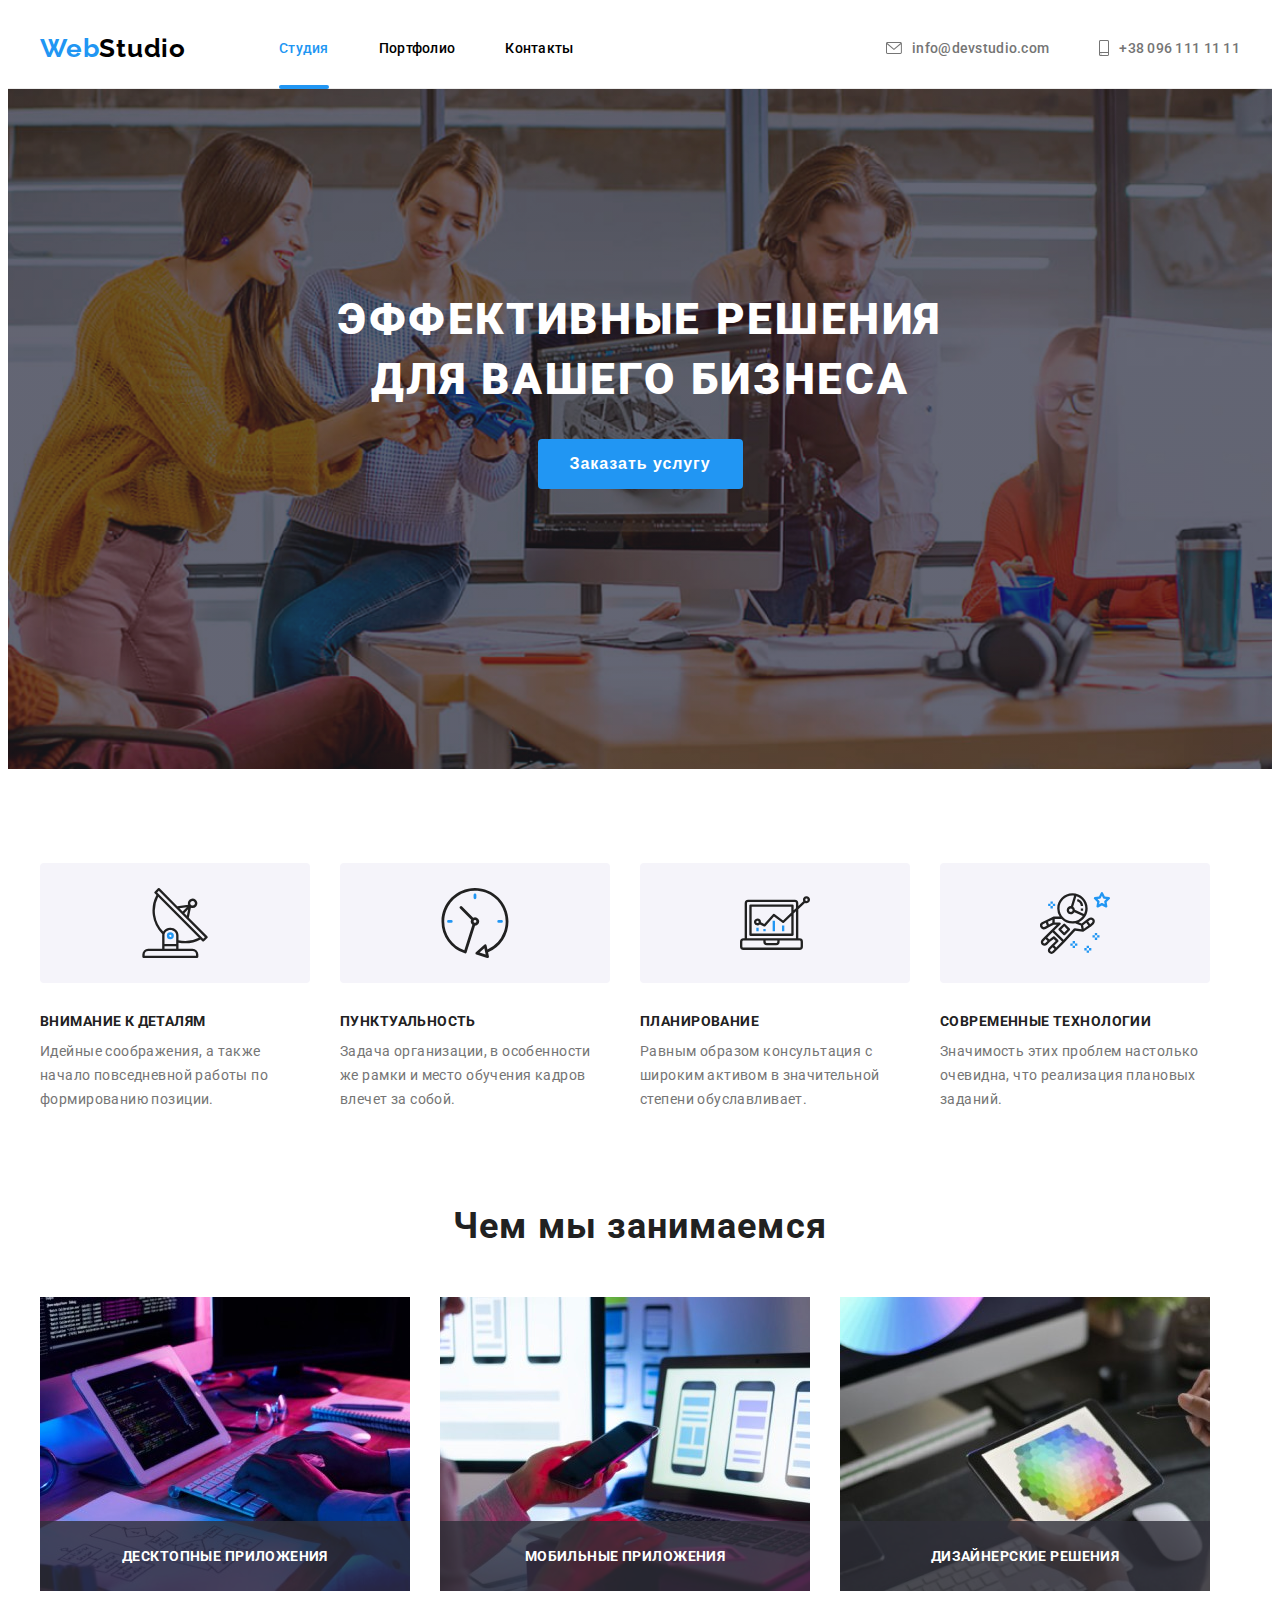
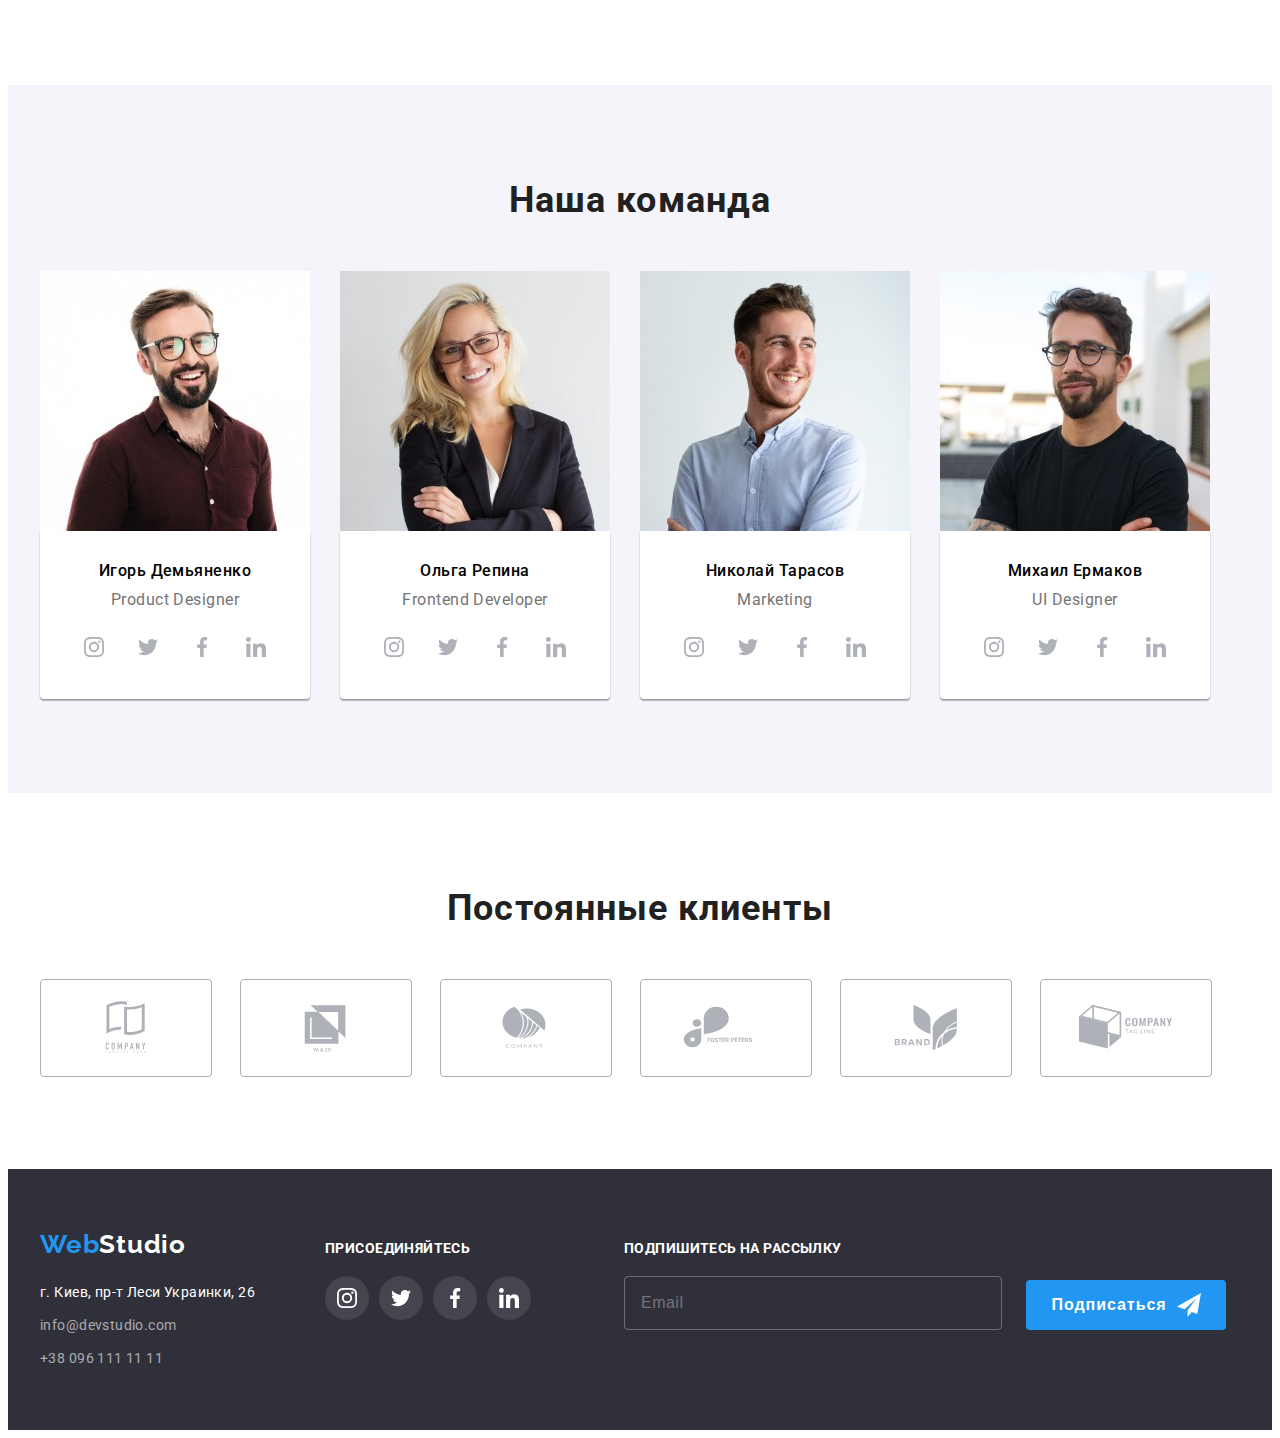
<file: index.html>
<!DOCTYPE html>
<html lang="ru">
  <head>
    <meta charset="UTF-8" />
    <meta http-equiv="X-UA-Compatible" content="IE=edge" />
    <meta name="viewport" content="width=device-width, initial-scale=1.0" />
    <title>WebStudio</title>
    <link rel="preconnect" href="https://fonts.googleapis.com" />
    <link rel="preconnect" href="https://fonts.gstatic.com" crossorigin />
    <link
      href="https://fonts.googleapis.com/css2?family=Raleway:wght@700&family=Roboto:wght@400;500;700;900&display=swap"
      rel="stylesheet"
    />
    <link
      rel="stylesheet"
      href="https://cdnjs.cloudflare.com/ajax/libs/modern-normalize/1.1.0/modern-normalize.min.css"
      integrity="sha512-wpPYUAdjBVSE4KJnH1VR1HeZfpl1ub8YT/NKx4PuQ5NmX2tKuGu6U/JRp5y+Y8XG2tV+wKQpNHVUX03MfMFn9Q=="
      crossorigin="anonymous"
      referrerpolicy="no-referrer"
    />
    <link rel="stylesheet" href="./css/main.min.css" />
  </head>
  <body>
    <header class="header">
      <div class="container header__container">
        <a href="./index.html" lang="en" class="logo logo--indent"
          ><span class="logo__particle">Web</span>Studio</a
        >
        <nav class="header__nav">
          <button class="header__mob-menu-btn" type="button" data-menu-open>
            <svg class="header__mob-svg">
              <use href="./photo/svg/icons.svg#mobile-nav-icon"></use>
            </svg>
          </button>
          <ul class="header__menu">
            <li class="header__item">
              <a class="header__link header__link--active" href="./index.html">Студия</a>
            </li>
            <li class="header__item">
              <a class="header__link" href="./portfolio.html">Портфолио</a>
            </li>
            <li class="header__item">
              <a class="header__link" href="">Контакты</a>
            </li>
          </ul>
        </nav>

        <ul class="contacts">
          <li>
            <a class="contacts__link" href="mailto:info@devstudio.com">
              <svg class="contacts__icon" width="16" height="12">
                <use href="./photo/svg/icons.svg#envelope"></use>
              </svg>
              info@devstudio.com
            </a>
          </li>
          <li>
            <a class="contacts__link" href="tel:+380961111111"
              ><svg class="contacts__icon" width="10" height="16">
                <use href="./photo/svg/icons.svg#smartphone"></use>
              </svg>
              +38 096 111 11 11</a
            >
          </li>
        </ul>
      </div>
    </header>

    <main>
      <!-- Сервис бизнес возможностей -->
      <section class="hero section">
        <div class="container">
          <h1 class="hero__headline">Эффективные решения для вашего бизнеса</h1>
          <button class="hero__button" type="button" data-modal-open>Заказать услугу</button>
        </div>
      </section>
      <!-- Наши преимущества -->
      <section class="strengths-group section">
        <div class="container">
          <ul class="strengths-group__list">
            <li class="strengths-group__item">
              <div class="strengths-group__icon">
                <svg class="strengths-icon"><use href="./photo/svg/icons.svg#antenna"></use></svg>
              </div>
              <h3 class="strengths-group__headline">Внимание к деталям</h3>
              <p class="strengths-group__subtext">
                Идейные соображения, а также начало повседневной работы по формированию позиции.
              </p>
            </li>
            <li class="strengths-group__item">
              <div class="strengths-group__icon">
                <svg class="strengths-icon"><use href="./photo/svg/icons.svg#clock"></use></svg>
              </div>
              <h3 class="strengths-group__headline">Пунктуальность</h3>
              <p class="strengths-group__subtext">
                Задача организации, в особенности же рамки и место обучения кадров влечет за собой.
              </p>
            </li>
            <li class="strengths-group__item">
              <div class="strengths-group__icon">
                <svg class="strengths-icon"><use href="./photo/svg/icons.svg#diagram"></use></svg>
              </div>
              <h3 class="strengths-group__headline">Планирование</h3>
              <p class="strengths-group__subtext">
                Равным образом консультация с широким активом в значительной степени обуславливает.
              </p>
            </li>
            <li class="strengths-group__item">
              <div class="strengths-group__icon">
                <svg class="strengths-icon"><use href="./photo/svg/icons.svg#astronaut"></use></svg>
              </div>
              <h3 class="strengths-group__headline">Современные технологии</h3>
              <p class="strengths-group__subtext">
                Значимость этих проблем настолько очевидна, что реализация плановых заданий.
              </p>
            </li>
          </ul>
        </div>
      </section>
      <!-- Чем мы занимаемся -->
      <section class="task-section section">
        <div class="container">
          <h2 class="headline">Чем мы занимаемся</h2>
          <ul class="task-section__list">
            <li class="task-section__item">
              <img
                class="task-section__img"
                srcset="
                  ./photo/task-section/img-1@1x_lg.jpg 1x,
                  ./photo/task-section/img-1@2x_lg.jpg 2x
                "
                width="370"
                height="290"
                src="./photo/task-section/img-1@1x_lg.jpg"
                alt="Разработчик пишет код"
              />
              <div class="task-section__wrapper">
                <h3 class="task-section__text">Десктопные приложения</h3>
              </div>
            </li>
            <li class="task-section__item">
              <img
                class="task-section__img"
                srcset="
                  ./photo/task-section/img-2@1x_lg.jpg 1x,
                  ./photo/task-section/img-2@2x_lg.jpg 2x
                "
                width="370"
                height="290"
                src="./photo/task-section/img-2@1x_lg.jpg"
                alt="Человек держит телефон в руке смотря в ноутбук с фотографиями телефонов"
              />
              <div class="task-section__wrapper">
                <h3 class="task-section__text">Мобильные приложения</h3>
              </div>
            </li>
            <li class="task-section__item">
              <img
                class="task-section__img"
                srcset="
                  ./photo/task-section/img-3@1x_lg.jpg 1x,
                  ./photo/task-section/img-3@2x_lg.jpg 2x
                "
                width="370"
                height="290"
                src="./photo/task-section/img-3@1x_lg.jpg"
                alt="Человек выбирает цвет на планшете"
              />
              <div class="task-section__wrapper">
                <h3 class="task-section__text">Дизайнерские решения</h3>
              </div>
            </li>
          </ul>
        </div>
      </section>

      <!--  Наша команда -->
      <section class="teammates section">
        <div class="container">
          <h2 class="headline">Наша команда</h2>
          <ul class="teammates__list">
            <li class="teammates__item">
              <picture
                ><source
                  media="(min-width:1200px )"
                  srcset="./photo/team/img-1@1x_lg.jpg 1x, ./photo/team/img-1@2x_lg.jpg 2x" />
                <source
                  media="(min-width:768px )"
                  srcset="./photo/team/img-1@1x_md.jpg 1x, ./photo/team/img-1@2x_md.jpg 2x" />
                <source
                  media="(max-width:767px)"
                  srcset="./photo/team/img-1@1x_sm.jpg 1x, ./photo/team/img-1@2x_sm.jpg 2x" />
                <img
                  class="teammates__img"
                  src="./photo/team/img-1@1x_lg.jpg"
                  alt="Участник команды, мужчина"
              /></picture>

              <div class="teammates__decription">
                <h3 class="teammates__name">Игорь Демьяненко</h3>
                <p class="teammates__text" lang="en">Product Designer</p>
                <ul class="teammates__networks">
                  <li class="teammates__item-network">
                    <a href="" class="teammates__link">
                      <svg class="teammates__svg">
                        <use href="./photo/svg/icons.svg#instagram"></use>
                      </svg>
                    </a>
                  </li>
                  <li class="teammates__item-network">
                    <a href="" class="teammates__link">
                      <svg class="teammates__svg">
                        <use href="./photo/svg/icons.svg#twitter"></use>
                      </svg>
                    </a>
                  </li>
                  <li class="teammates__item-network">
                    <a href="" class="teammates__link">
                      <svg class="teammates__svg">
                        <use href="./photo/svg/icons.svg#facebook"></use>
                      </svg>
                    </a>
                  </li>
                  <li class="teammates__item-network">
                    <a href="" class="teammates__link">
                      <svg class="teammates__svg">
                        <use href="./photo/svg/icons.svg#linkedin"></use>
                      </svg>
                    </a>
                  </li>
                </ul>
              </div>
            </li>
            <li class="teammates__item">
              <picture
                ><source
                  media="(min-width:1200px )"
                  srcset="./photo/team/img-2@1x_lg.jpg 1x, ./photo/team/img-2@2x_lg.jpg 2x" />
                <source
                  media="(min-width:768px )"
                  srcset="./photo/team/img-2@1x_md.jpg 1x, ./photo/team/img-2@2x_md.jpg 2x" />
                <source
                  media="(max-width:767px)"
                  srcset="./photo/team/img-2@1x_sm.jpg 1x, ./photo/team/img-2@2x_sm.jpg 2x" />
                <img
                  class="teammates__img"
                  src="./photo/team/img-2@1x_lg.jpg"
                  alt="Участник команды, женщина"
              /></picture>

              <div class="teammates__decription">
                <h3 class="teammates__name">Ольга Репина</h3>
                <p class="teammates__text" lang="en">Frontend Developer</p>
                <ul class="teammates__networks">
                  <li class="teammates__item-network">
                    <a href="" class="teammates__link">
                      <svg class="teammates__svg">
                        <use href="./photo/svg/icons.svg#instagram"></use>
                      </svg>
                    </a>
                  </li>
                  <li class="teammates__item-network">
                    <a href="" class="teammates__link">
                      <svg class="teammates__svg">
                        <use href="./photo/svg/icons.svg#twitter"></use>
                      </svg>
                    </a>
                  </li>
                  <li class="teammates__item-network">
                    <a href="" class="teammates__link">
                      <svg class="teammates__svg">
                        <use href="./photo/svg/icons.svg#facebook"></use>
                      </svg>
                    </a>
                  </li>
                  <li class="teammates__item-network">
                    <a href="" class="teammates__link">
                      <svg class="teammates__svg">
                        <use href="./photo/svg/icons.svg#linkedin"></use>
                      </svg>
                    </a>
                  </li>
                </ul>
              </div>
            </li>
            <li class="teammates__item">
              <picture
                ><source
                  media="(min-width:1200px )"
                  srcset="./photo/team/img-3@1x_lg.jpg 1x, ./photo/team/img-3@2x_lg.jpg 2x" />
                <source
                  media="(min-width:768px )"
                  srcset="./photo/team/img-3@1x_md.jpg 1x, ./photo/team/img-3@2x_md.jpg 2x" />
                <source
                  media="(max-width:767px)"
                  srcset="./photo/team/img-3@1x_sm.jpg 1x, ./photo/team/img-3@2x_sm.jpg 2x" />
                <img
                  class="teammates__img"
                  src="./photo/team/img-3@1x_lg.jpg"
                  alt="Участник команды, мужчина"
              /></picture>

              <div class="teammates__decription">
                <h3 class="teammates__name">Николай Тарасов</h3>
                <p class="teammates__text" lang="en">Marketing</p>
                <ul class="teammates__networks">
                  <li class="teammates__item-network">
                    <a href="" class="teammates__link">
                      <svg class="teammates__svg">
                        <use href="./photo/svg/icons.svg#instagram"></use>
                      </svg>
                    </a>
                  </li>
                  <li class="teammates__item-network">
                    <a href="" class="teammates__link">
                      <svg class="teammates__svg">
                        <use href="./photo/svg/icons.svg#twitter"></use>
                      </svg>
                    </a>
                  </li>
                  <li class="teammates__item-network">
                    <a href="" class="teammates__link">
                      <svg class="teammates__svg">
                        <use href="./photo/svg/icons.svg#facebook"></use>
                      </svg>
                    </a>
                  </li>
                  <li class="teammates__item-network">
                    <a href="" class="teammates__link">
                      <svg class="teammates__svg">
                        <use href="./photo/svg/icons.svg#linkedin"></use>
                      </svg>
                    </a>
                  </li>
                </ul>
              </div>
            </li>
            <li class="teammates__item">
              <picture
                ><source
                  media="(min-width:1200px )"
                  srcset="./photo/team/img-4@1x_lg.jpg 1x, ./photo/team/img-4@2x_lg.jpg 2x" />
                <source
                  media="(min-width:768px )"
                  srcset="./photo/team/img-4@1x_md.jpg 1x, ./photo/team/img-4@2x_md.jpg 2x" />
                <source
                  media="(max-width:767px)"
                  srcset="./photo/team/img-4@1x_sm.jpg 1x, ./photo/team/img-4@2x_sm.jpg 2x" />
                <img
                  class="teammates__img"
                  src="./photo/team/img-4@1x_lg.jpg"
                  alt="Участник команды, мужчина"
              /></picture>

              <div class="teammates__decription">
                <h3 class="teammates__name">Михаил Ермаков</h3>
                <p class="teammates__text" lang="en">UI Designer</p>
                <ul class="teammates__networks">
                  <li class="teammates__item-network">
                    <a href="" class="teammates__link">
                      <svg class="teammates__svg">
                        <use href="./photo/svg/icons.svg#instagram"></use>
                      </svg>
                    </a>
                  </li>
                  <li class="teammates__item-network">
                    <a href="" class="teammates__link">
                      <svg class="teammates__svg">
                        <use href="./photo/svg/icons.svg#twitter"></use>
                      </svg>
                    </a>
                  </li>
                  <li class="teammates__item-network">
                    <a href="" class="teammates__link">
                      <svg class="teammates__svg">
                        <use href="./photo/svg/icons.svg#facebook"></use>
                      </svg>
                    </a>
                  </li>
                  <li class="teammates__item-network">
                    <a href="" class="teammates__link">
                      <svg class="teammates__svg">
                        <use href="./photo/svg/icons.svg#linkedin"></use>
                      </svg>
                    </a>
                  </li>
                </ul>
              </div>
            </li>
          </ul>
        </div>
      </section>
      <section class="regular-custm section">
        <div class="container">
          <h2 class="headline">Постоянные клиенты</h2>
          <ul class="regular-custm__logos">
            <li class="regular-custm__logos-item">
              <a href="" class="regular-custm__logos-link"
                ><svg class="regular-custm__logos-svg">
                  <use href="./photo/svg/icons.svg#logo-1"></use></svg
              ></a>
            </li>
            <li class="regular-custm__logos-item">
              <a href="" class="regular-custm__logos-link">
                <svg class="regular-custm__logos-svg">
                  <use href="./photo/svg/icons.svg#logo-2"></use></svg
              ></a>
            </li>
            <li class="regular-custm__logos-item">
              <a href="" class="regular-custm__logos-link">
                <svg class="regular-custm__logos-svg">
                  <use href="./photo/svg/icons.svg#logo-3"></use></svg
              ></a>
            </li>
            <li class="regular-custm__logos-item">
              <a href="" class="regular-custm__logos-link">
                <svg class="regular-custm__logos-svg">
                  <use href="./photo/svg/icons.svg#logo-4"></use></svg
              ></a>
            </li>
            <li class="regular-custm__logos-item">
              <a href="" class="regular-custm__logos-link">
                <svg class="regular-custm__logos-svg">
                  <use href="./photo/svg/icons.svg#logo-5"></use></svg
              ></a>
            </li>
            <li class="regular-custm__logos-item">
              <a href="" class="regular-custm__logos-link">
                <svg class="regular-custm__logos-svg">
                  <use href="./photo/svg/icons.svg#logo-6"></use></svg
              ></a>
            </li>
          </ul>
        </div>
      </section>
    </main>
    <footer class="footer">
      <div class="container footer__container">
        <div class="footer__tablet-container">
          <div class="address-container">
            <a href="./index.html" lang="en" class="logo footer__logo">
              <span class="footer__logo footer__logo--blue-part">Web</span>Studio
            </a>

            <address class="footer__info">
              <p class="footer__location">г. Киев, пр-т Леси Украинки, 26</p>
              <ul class="footer__contacts">
                <li class="footer__mail">
                  <a class="footer__link" href="mailto:info@devstudio.com">info@devstudio.com </a>
                </li>
                <li>
                  <a class="footer__link" href="tel:+380961111111">+38 096 111 11 11</a>
                </li>
              </ul>
            </address>
          </div>

          <div class="footer__wrap-networks">
            <h2 class="footer__title">присоединяйтесь</h2>
            <ul class="footer__networks">
              <li>
                <a class="footer__links" href=""
                  ><svg class="footer__svg">
                    <use href="./photo/svg/icons.svg#instagram"></use></svg
                ></a>
              </li>
              <li>
                <a class="footer__links" href=""
                  ><svg class="footer__svg">
                    <use href="./photo/svg/icons.svg#twitter"></use></svg
                ></a>
              </li>
              <li>
                <a class="footer__links" href=""
                  ><svg class="footer__svg">
                    <use href="./photo/svg/icons.svg#facebook"></use></svg
                ></a>
              </li>
              <li>
                <a class="footer__links" href=""
                  ><svg class="footer__svg">
                    <use href="./photo/svg/icons.svg#linkedin"></use></svg
                ></a>
              </li>
            </ul>
          </div>
        </div>

        <form class="footer__form">
          <div>
            <strong class="footer__title">Подпишитесь на рассылку</strong>
            <input class="footer__input" name="email" type="email" placeholder="Email" />
          </div>
          <button class="footer__btn" type="submit">
            <span class="footer__text">Подписаться</span
            ><svg class="footer__icon">
              <use href="./photo/svg/icons.svg#icon-send"></use>
            </svg>
          </button>
        </form>
      </div>
    </footer>

    <!-- Mobile menu header -->
    <div class="mobile-menu" data-menu>
      <!-- mob menu nav -->
      <button class="mobile-menu__close-btn" type="button" data-menu-close>
        <svg class="mobile-menu__close-svg">
          <use href="./photo/svg/icons.svg#close-mobile"></use>
        </svg>
      </button>

      <ul class="mobile-menu__nav">
        <li class="mobile-menu__items-nav">
          <a href="./index.html" class="mobile-menu__links-nav mobile-menu__links-nav--active"
            >Студия</a
          >
        </li>
        <li class="mobile-menu__items-nav">
          <a href="./portfolio.html" class="mobile-menu__links-nav">Портфолио</a>
        </li>
        <li class="mobile-menu__items-nav">
          <a href="" class="mobile-menu__links-nav">Контакты </a>
        </li>
      </ul>
      <div>
        <!-- mob menu contacts -->
        <ul class="mobile-menu__contacts">
          <li class="mobile-menu__items-contacts">
            <a
              href="tel:+380961111111"
              class="mobile-menu__links-contacts mobile-menu__links-contacts--phone"
              >+38 096 111 11 11</a
            >
          </li>
          <li class="mobile-menu__items-contacts">
            <a
              href="mailto:info@devstudio.com"
              class="mobile-menu__links-contacts mobile-menu__links-contacts--email"
              >info@devstudio.com</a
            >
          </li>
        </ul>
        <!-- mob menu networks -->
        <ul class="mobile-menu__networks">
          <li class="mobile-menu__items-networks">
            <a href="" class="mobile-menu__links-networks">Instagram</a>
          </li>
          <li class="mobile-menu__items-networks">
            <a href="" class="mobile-menu__links-networks">Twitter </a>
          </li>
          <li class="mobile-menu__items-networks">
            <a href="" class="mobile-menu__links-networks">Facebook </a>
          </li>
          <li class="mobile-menu__items-networks">
            <a href="" class="mobile-menu__links-networks">LinkedIn </a>
          </li>
        </ul>
      </div>
    </div>
    <!-- MODAL WINDOW -->
    <div class="backdrop is-hidden" data-modal>
      <div class="modal">
        <button class="modal__btn-close" type="button" data-modal-close>
          <svg class="modal__icon">
            <use href="./photo/svg/icons.svg#close-btn-modal"></use>
          </svg>
        </button>

        <form class="modal__form" name="form">
          <strong class="modal__strong">Оставьте свои данные, мы вам перезвоним</strong>

          <label class="modal__labels"
            ><input name="name" class="modal__inputs" type="text" placeholder=" " /><span
              class="modal__titles"
              >Имя</span
            >
            <svg class="modal__icons">
              <use href="./photo/svg/icons.svg#username-form"></use></svg
          ></label>
          <label class="modal__labels"
            ><input
              name="tel"
              class="modal__inputs"
              type="tel"
              minlength="12"
              maxlength="12"
              placeholder=" " /><span class="modal__titles">Телефон</span>
            <svg class="modal__icons">
              <use href="./photo/svg/icons.svg#phone-form"></use></svg
          ></label>
          <label class="modal__labels"
            ><input name="email" class="modal__inputs" type="email" placeholder=" " /><span
              class="modal__titles"
              >Почта</span
            >
            <svg class="modal__icons">
              <use href="./photo/svg/icons.svg#email-form"></use></svg
          ></label>
          <label class="modal__labels modal__labels--comment">
            <textarea name="comment" class="modal__text-area" placeholder="Введите текст"></textarea
            ><span class="modal__titles modal__titles--comment">Комментарий</span>
          </label>

          <label class="modal__labels modal__labels--terms">
            <input class="modal__checkbox-orig" type="checkbox" name="agreement-terms-check" />
            <svg class="modal__terms-checkbox">
              <use class="modal__uncheck" href="./photo/svg/icons.svg#form-box-uncheck"></use>
              <use class="modal__check" href="./photo/svg/icons.svg#icon-check"></use>
            </svg>
            <span class="modal__terms"
              >Соглашаюсь с рассылкой и принимаю
              <a class="modal__terms-of-agreement" href=""> Условия договора</a>
            </span>
          </label>
          <button class="modal__submit" type="submit">Отправить</button>
        </form>
      </div>
    </div>
    <script src="./scripts/modal.js"></script>
    <script src="./scripts/mobile-menu.js"></script>
  </body>
</html>
</file>
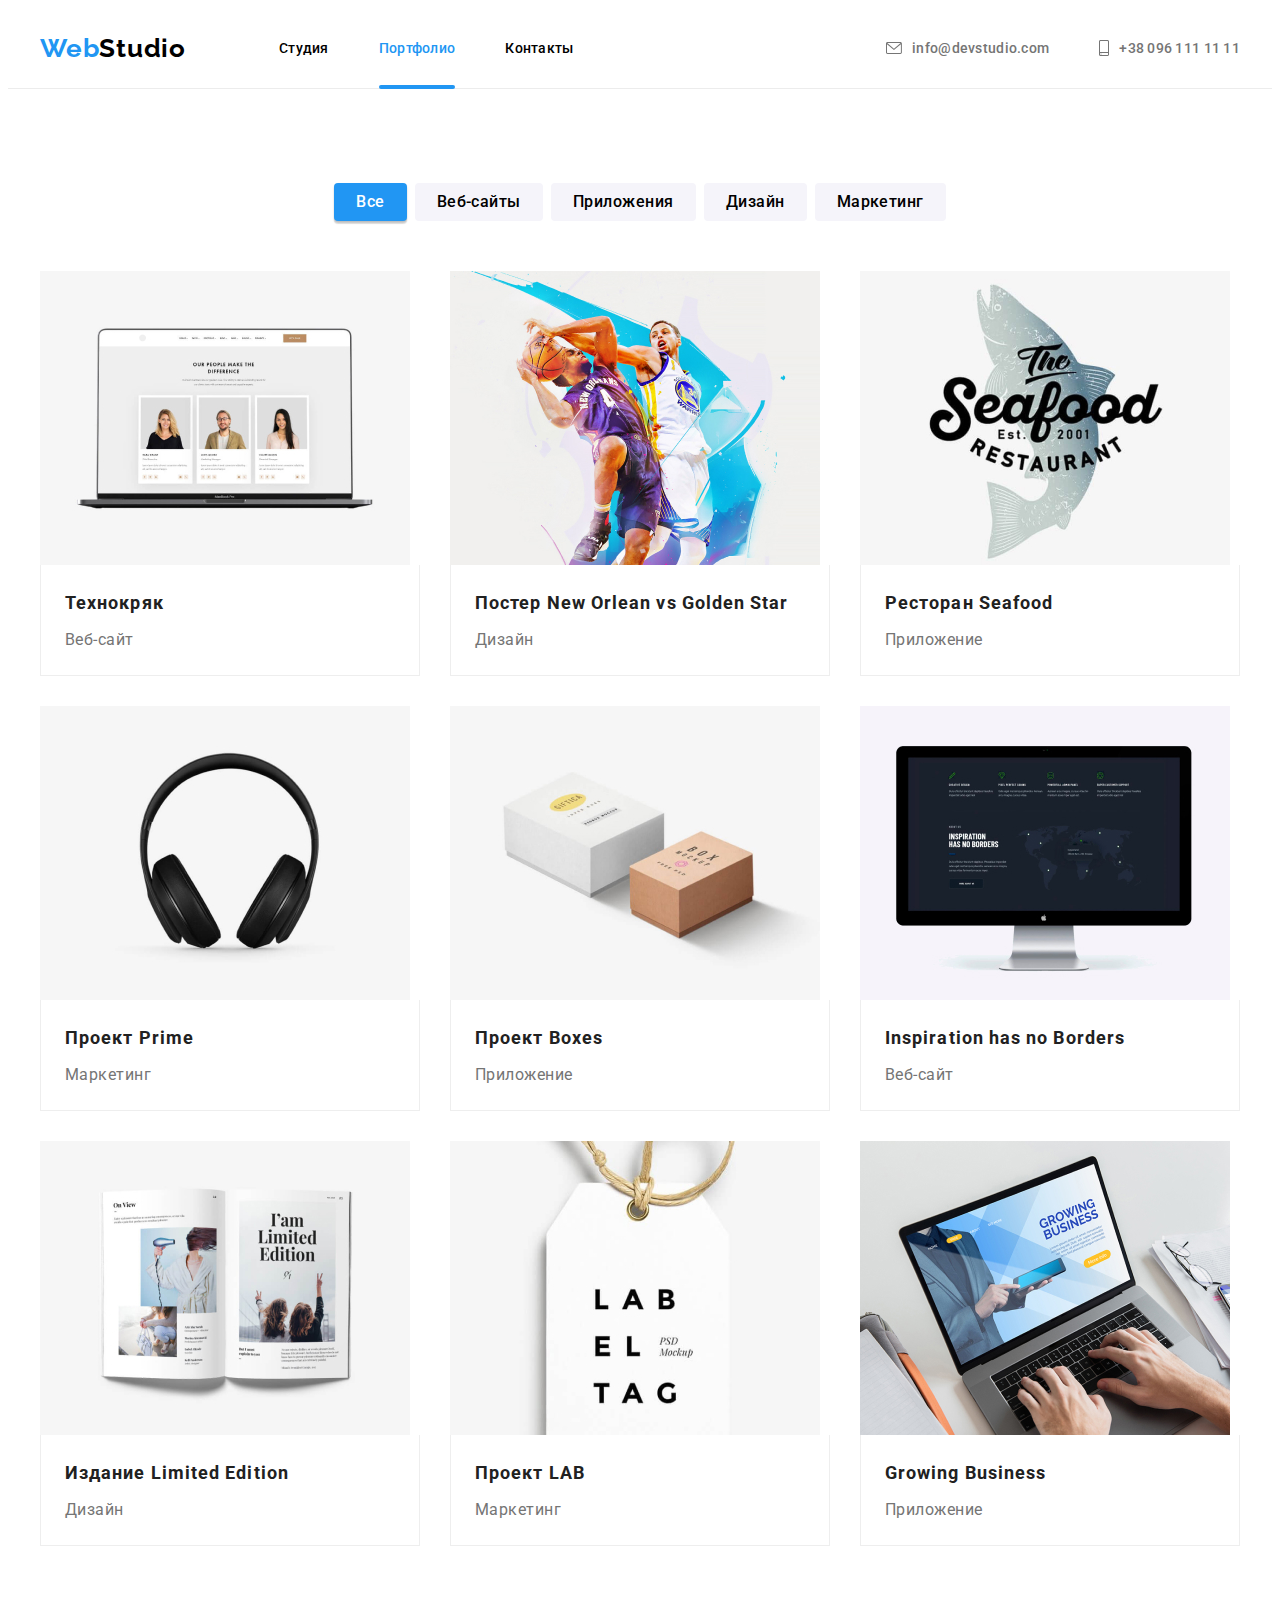
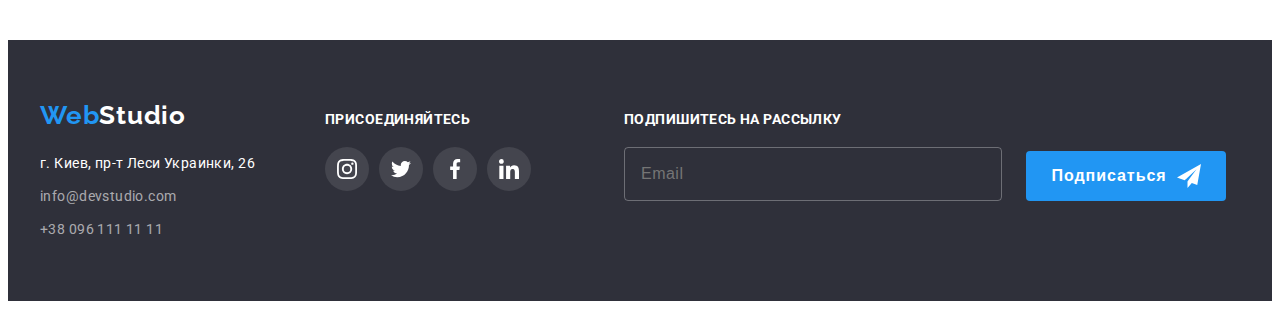
<file: portfolio.html>
<!DOCTYPE html>
<html lang="ru">
  <head>
    <meta charset="UTF-8" />
    <meta http-equiv="X-UA-Compatible" content="IE=edge" />
    <meta name="viewport" content="width=device-width, initial-scale=1.0" />
    <title>Portfolio</title>
    <link rel="preconnect" href="https://fonts.googleapis.com" />
    <link rel="preconnect" href="https://fonts.gstatic.com" crossorigin />
    <link
      href="https://fonts.googleapis.com/css2?family=Raleway:wght@700&family=Roboto:wght@400;500;700;900&display=swap"
      rel="stylesheet"
    />
    <link
      rel="stylesheet"
      href="https://cdnjs.cloudflare.com/ajax/libs/modern-normalize/1.1.0/modern-normalize.min.css"
      integrity="sha512-wpPYUAdjBVSE4KJnH1VR1HeZfpl1ub8YT/NKx4PuQ5NmX2tKuGu6U/JRp5y+Y8XG2tV+wKQpNHVUX03MfMFn9Q=="
      crossorigin="anonymous"
      referrerpolicy="no-referrer"
    />
    <link rel="stylesheet" href="./css/main.min.css" />
  </head>
  <body>
    <header class="header">
      <div class="container header__container">
        <a href="./index.html" lang="en" class="logo logo--indent"
          ><span class="logo__particle">Web</span>Studio</a
        >
        <nav class="header__nav">
          <button class="header__mob-menu-btn" type="button" data-menu-open>
            <svg class="header__mob-svg">
              <use href="./photo/svg/icons.svg#mobile-nav-icon"></use>
            </svg>
          </button>
          <ul class="header__menu">
            <li class="header__item">
              <a class="header__link" href="./index.html">Студия</a>
            </li>
            <li class="header__item">
              <a class="header__link header__link--active" href="./portfolio.html">Портфолио</a>
            </li>
            <li class="header__item">
              <a class="header__link" href="">Контакты</a>
            </li>
          </ul>
        </nav>

        <ul class="contacts">
          <li>
            <a class="contacts__link" href="mailto:info@devstudio.com">
              <svg class="contacts__icon" width="16" height="12">
                <use href="./photo/svg/icons.svg#envelope"></use>
              </svg>
              info@devstudio.com
            </a>
          </li>
          <li>
            <a class="contacts__link" href="tel:+380961111111"
              ><svg class="contacts__icon" width="10" height="16">
                <use href="./photo/svg/icons.svg#smartphone"></use>
              </svg>
              +38 096 111 11 11</a
            >
          </li>
        </ul>
      </div>
    </header>

    <main>
      <section class="main">
        <div class="container">
          <ul class="main__filter">
            <li>
              <button class="main__button main__button--current" type="button">Все</button>
            </li>
            <li>
              <button class="main__button" type="button">Веб-сайты</button>
            </li>
            <li>
              <button class="main__button" type="button">Приложения</button>
            </li>
            <li>
              <button class="main__button" type="button">Дизайн</button>
            </li>
            <li>
              <button class="main__button" type="button">Маркетинг</button>
            </li>
          </ul>

          <ul class="main__cards">
            <li class="main__items">
              <a class="main__link" href="">
                <div class="main__overlay-head">
                  <picture>
                    <source
                      media="(min-width: 1200px)"
                      srcset="
                        ./photo/card-set/img-1@1x_lg.jpg 1x,
                        ./photo/card-set/img-1@2x_lg.jpg 2x
                      "
                    />
                    <source
                      media="(min-width: 768px)"
                      srcset="
                        ./photo/card-set/img-1@1x_md.jpg 1x,
                        ./photo/card-set/img-1@2x_md.jpg 2x
                      "
                    />
                    <source
                      media="(max-width: 767px)"
                      srcset="
                        ./photo/card-set/img-1@1x_sm.jpg 1x,
                        ./photo/card-set/img-1@2x_sm.jpg 2x
                      "
                    />
                    <img
                      class="main__img"
                      src="./photo/card-set/img-1@1x_md.jpg"
                      lang="en"
                      alt="Laptop and Website"
                    />
                  </picture>
                  <div class="main__overlat-part">
                    <p class="main__text">
                      Ресурс предлагает комплексные предложения с разным уровнем функционала и
                      сервисов. Все это позволит посетителю получить исчерпывающие сведения о
                      компании или частном лице.
                    </p>
                  </div>
                </div>

                <div class="main__description">
                  <h2 class="main__headline-descrip">Технокряк</h2>
                  <p class="main__subline-descrip">Веб-сайт</p>
                </div>
              </a>
            </li>
            <li class="main__items">
              <a class="main__link" href="">
                <div class="main__overlay-head">
                  <picture>
                    <source
                      media="(min-width: 1200px)"
                      srcset="
                        ./photo/card-set/img-2@1x_lg.jpg 1x,
                        ./photo/card-set/img-2@2x_lg.jpg 2x
                      "
                    />
                    <source
                      media="(min-width: 768px)"
                      srcset="
                        ./photo/card-set/img-2@1x_md.jpg 1x,
                        ./photo/card-set/img-2@2x_md.jpg 2x
                      "
                    />
                    <source
                      media="(max-width: 767px)"
                      srcset="
                        ./photo/card-set/img-2@1x_sm.jpg 1x,
                        ./photo/card-set/img-2@2x_sm.jpg 2x
                      "
                    />
                    <img
                      class="main__img"
                      src="./photo/card-set/img-2@1x_md.jpg"
                      lang="en"
                      alt="Two basketball players playing"
                    />
                  </picture>
                  <div class="main__overlat-part">
                    <p class="main__text">
                      Ресурс предлагает комплексные предложения с разным уровнем функционала и
                      сервисов. Все это позволит посетителю получить исчерпывающие сведения о
                      компании или частном лице.
                    </p>
                  </div>
                </div>

                <div class="main__description main__description--other-padd">
                  <h2 class="main__headline-descrip">Постер New Orlean vs Golden Star</h2>
                  <p class="main__subline-descrip">Дизайн</p>
                </div>
              </a>
            </li>
            <li class="main__items">
              <a class="main__link" href="">
                <div class="main__overlay-head">
                  <picture>
                    <source
                      media="(min-width: 1200px)"
                      srcset="
                        ./photo/card-set/img-3@1x_lg.jpg 1x,
                        ./photo/card-set/img-3@2x_lg.jpg 2x
                      "
                    />
                    <source
                      media="(min-width: 768px)"
                      srcset="
                        ./photo/card-set/img-3@1x_md.jpg 1x,
                        ./photo/card-set/img-3@2x_md.jpg 2x
                      "
                    />
                    <source
                      media="(max-width: 767px)"
                      srcset="
                        ./photo/card-set/img-3@1x_sm.jpg 1x,
                        ./photo/card-set/img-3@2x_sm.jpg 2x
                      "
                    />
                    <img
                      class="main__img"
                      src="./photo/card-set/img-3@1x_md.jpg"
                      lang="en"
                      alt="Seafood restaurant logos"
                    />
                  </picture>
                  <div class="main__overlat-part">
                    <p class="main__text">
                      Ресурс предлагает комплексные предложения с разным уровнем функционала и
                      сервисов. Все это позволит посетителю получить исчерпывающие сведения о
                      компании или частном лице.
                    </p>
                  </div>
                </div>

                <div class="main__description">
                  <h2 class="main__headline-descrip">Ресторан Seafood</h2>
                  <p class="main__subline-descrip">Приложение</p>
                </div>
              </a>
            </li>
            <li class="main__items">
              <a class="main__link" href="">
                <div class="main__overlay-head">
                  <picture>
                    <source
                      media="(min-width: 1200px)"
                      srcset="
                        ./photo/card-set/img-4@1x_lg.jpg 1x,
                        ./photo/card-set/img-4@2x_lg.jpg 2x
                      "
                    />
                    <source
                      media="(min-width: 768px)"
                      srcset="
                        ./photo/card-set/img-4@1x_md.jpg 1x,
                        ./photo/card-set/img-4@2x_md.jpg 2x
                      "
                    />
                    <source
                      media="(max-width: 767px)"
                      srcset="
                        ./photo/card-set/img-4@1x_sm.jpg 1x,
                        ./photo/card-set/img-4@2x_sm.jpg 2x
                      "
                    />
                    <img
                      class="main__img"
                      src="./photo/card-set/img-4@1x_md.jpg"
                      lang="en"
                      alt="Headphones"
                    />
                  </picture>
                  <div class="main__overlat-part">
                    <p class="main__text">
                      Ресурс предлагает комплексные предложения с разным уровнем функционала и
                      сервисов. Все это позволит посетителю получить исчерпывающие сведения о
                      компании или частном лице.
                    </p>
                  </div>
                </div>
                <div class="main__description">
                  <h2 class="main__headline-descrip">Проект Prime</h2>
                  <p class="main__subline-descrip">Маркетинг</p>
                </div></a
              >
            </li>
            <li class="main__items">
              <a class="main__link" href=""
                ><div class="main__overlay-head">
                  <picture>
                    <source
                      media="(min-width: 1200px)"
                      srcset="
                        ./photo/card-set/img-5@1x_lg.jpg 1x,
                        ./photo/card-set/img-5@2x_lg.jpg 2x
                      "
                    />
                    <source
                      media="(min-width: 768px)"
                      srcset="
                        ./photo/card-set/img-5@1x_md.jpg 1x,
                        ./photo/card-set/img-5@2x_md.jpg 2x
                      "
                    />
                    <source
                      media="(max-width: 767px)"
                      srcset="
                        ./photo/card-set/img-5@1x_sm.jpg 1x,
                        ./photo/card-set/img-5@2x_sm.jpg 2x
                      "
                    />
                    <img
                      class="main__img"
                      src="./photo/card-set/img-5@1x_md.jpg"
                      lang="en"
                      alt="Two box one white
                    and orange"
                    />
                  </picture>
                  <div class="main__overlat-part">
                    <p class="main__text">
                      Ресурс предлагает комплексные предложения с разным уровнем функционала и
                      сервисов. Все это позволит посетителю получить исчерпывающие сведения о
                      компании или частном лице.
                    </p>
                  </div>
                </div>

                <div class="main__description">
                  <h2 class="main__headline-descrip">Проект Boxes</h2>
                  <p class="main__subline-descrip">Приложение</p>
                </div>
              </a>
            </li>
            <li class="main__items">
              <a class="main__link" href=""
                ><div class="main__overlay-head">
                  <picture>
                    <source
                      media="(min-width: 1200px)"
                      srcset="
                        ./photo/card-set/img-6@1x_lg.jpg 1x,
                        ./photo/card-set/img-6@2x_lg.jpg 2x
                      "
                    />
                    <source
                      media="(min-width: 768px)"
                      srcset="
                        ./photo/card-set/img-6@1x_md.jpg 1x,
                        ./photo/card-set/img-6@2x_md.jpg 2x
                      "
                    />
                    <source
                      media="(max-width: 767px)"
                      srcset="
                        ./photo/card-set/img-6@1x_sm.jpg 1x,
                        ./photo/card-set/img-6@2x_sm.jpg 2x
                      "
                    />
                    <img
                      class="main__img"
                      src="./photo/card-set/img-6@1x_md.jpg"
                      lang="en"
                      alt="screen and website"
                    />
                  </picture>
                  <div class="main__overlat-part">
                    <p class="main__text">
                      Ресурс предлагает комплексные предложения с разным уровнем функционала и
                      сервисов. Все это позволит посетителю получить исчерпывающие сведения о
                      компании или частном лице.
                    </p>
                  </div>
                </div>

                <div class="main__description">
                  <h2 class="main__headline-descrip">Inspiration has no Borders</h2>
                  <p class="main__subline-descrip">Веб-сайт</p>
                </div>
              </a>
            </li>

            <li class="main__items">
              <a class="main__link" href=""
                ><div class="main__overlay-head">
                  <picture>
                    <source
                      media="(min-width: 1200px)"
                      srcset="
                        ./photo/card-set/img-7@1x_lg.jpg 1x,
                        ./photo/card-set/img-7@2x_lg.jpg 2x
                      "
                    />
                    <source
                      media="(min-width: 768px)"
                      srcset="
                        ./photo/card-set/img-7@1x_md.jpg 1x,
                        ./photo/card-set/img-7@2x_md.jpg 2x
                      "
                    />
                    <source
                      media="(max-width: 767px)"
                      srcset="
                        ./photo/card-set/img-7@1x_sm.jpg 1x,
                        ./photo/card-set/img-7@2x_sm.jpg 2x
                      "
                    />
                    <img
                      class="main__img"
                      src="./photo/card-set/img-7@1x_md.jpg"
                      lang="en"
                      alt="magazine"
                    />
                  </picture>
                  <div class="main__overlat-part">
                    <p class="main__text">
                      Ресурс предлагает комплексные предложения с разным уровнем функционала и
                      сервисов. Все это позволит посетителю получить исчерпывающие сведения о
                      компании или частном лице.
                    </p>
                  </div>
                </div>

                <div class="main__description">
                  <h2 class="main__headline-descrip">Издание Limited Edition</h2>
                  <p class="main__subline-descrip">Дизайн</p>
                </div>
              </a>
            </li>
            <li class="main__items">
              <a class="main__link" href=""
                ><div class="main__overlay-head">
                  <picture>
                    <source
                      media="(min-width: 1200px)"
                      srcset="
                        ./photo/card-set/img-8@1x_lg.jpg 1x,
                        ./photo/card-set/img-8@2x_lg.jpg 2x
                      "
                    />
                    <source
                      media="(min-width: 768px)"
                      srcset="
                        ./photo/card-set/img-8@1x_md.jpg 1x,
                        ./photo/card-set/img-8@2x_md.jpg 2x
                      "
                    />
                    <source
                      media="(max-width: 767px)"
                      srcset="
                        ./photo/card-set/img-8@1x_sm.jpg 1x,
                        ./photo/card-set/img-8@2x_sm.jpg 2x
                      "
                    />
                    <img
                      class="main__img"
                      src="./photo/card-set/img-8@1x_md.jpg"
                      lang="en"
                      alt=" LAB EL TAG label"
                    />
                  </picture>
                  <div class="main__overlat-part">
                    <p class="main__text">
                      Ресурс предлагает комплексные предложения с разным уровнем функционала и
                      сервисов. Все это позволит посетителю получить исчерпывающие сведения о
                      компании или частном лице.
                    </p>
                  </div>
                </div>

                <div class="main__description">
                  <h2 class="main__headline-descrip">Проект LAB</h2>
                  <p class="main__subline-descrip">Маркетинг</p>
                </div>
              </a>
            </li>
            <li class="main__items">
              <a class="main__link" href=""
                ><div class="main__overlay-head">
                  <picture>
                    <source
                      media="(min-width: 1200px)"
                      srcset="
                        ./photo/card-set/img-9@1x_lg.jpg 1x,
                        ./photo/card-set/img-9@2x_lg.jpg 2x
                      "
                    />
                    <source
                      media="(min-width: 768px)"
                      srcset="
                        ./photo/card-set/img-9@1x_md.jpg 1x,
                        ./photo/card-set/img-9@2x_md.jpg 2x
                      "
                    />
                    <source
                      media="(max-width: 767px)"
                      srcset="
                        ./photo/card-set/img-9@1x_sm.jpg 1x,
                        ./photo/card-set/img-9@2x_sm.jpg 2x
                      "
                    />
                    <img
                      class="main__img"
                      src="./photo/card-set/img-9@1x_md.jpg"
                      lang="en"
                      alt="man using laptop and Growing Buisness app"
                    />
                  </picture>
                  <div class="main__overlat-part">
                    <p class="main__text">
                      Ресурс предлагает комплексные предложения с разным уровнем функционала и
                      сервисов. Все это позволит посетителю получить исчерпывающие сведения о
                      компании или частном лице.
                    </p>
                  </div>
                </div>

                <div class="main__description">
                  <h2 class="main__headline-descrip">Growing Business</h2>
                  <p class="main__subline-descrip">Приложение</p>
                </div>
              </a>
            </li>
          </ul>
        </div>
      </section>
    </main>
    <footer class="footer">
      <div class="container footer__container">
        <div class="footer__tablet-container">
          <div class="address-container">
            <a href="./index.html" lang="en" class="logo footer__logo">
              <span class="footer__logo footer__logo--blue-part">Web</span>Studio
            </a>

            <address class="footer__info">
              <p class="footer__location">г. Киев, пр-т Леси Украинки, 26</p>
              <ul class="footer__contacts">
                <li class="footer__mail">
                  <a class="footer__link" href="mailto:info@devstudio.com">info@devstudio.com </a>
                </li>
                <li>
                  <a class="footer__link" href="tel:+380961111111">+38 096 111 11 11</a>
                </li>
              </ul>
            </address>
          </div>

          <div class="footer__wrap-networks">
            <h2 class="footer__title">присоединяйтесь</h2>
            <ul class="footer__networks">
              <li>
                <a class="footer__links" href=""
                  ><svg class="footer__svg">
                    <use href="./photo/svg/icons.svg#instagram"></use></svg
                ></a>
              </li>
              <li>
                <a class="footer__links" href=""
                  ><svg class="footer__svg">
                    <use href="./photo/svg/icons.svg#twitter"></use></svg
                ></a>
              </li>
              <li>
                <a class="footer__links" href=""
                  ><svg class="footer__svg">
                    <use href="./photo/svg/icons.svg#facebook"></use></svg
                ></a>
              </li>
              <li>
                <a class="footer__links" href=""
                  ><svg class="footer__svg">
                    <use href="./photo/svg/icons.svg#linkedin"></use></svg
                ></a>
              </li>
            </ul>
          </div>
        </div>

        <form class="footer__form">
          <div>
            <strong class="footer__title">Подпишитесь на рассылку</strong>
            <input class="footer__input" name="email" type="email" placeholder="Email" />
          </div>
          <button class="footer__btn" type="submit">
            <span class="footer__text">Подписаться</span
            ><svg class="footer__icon">
              <use href="./photo/svg/icons.svg#icon-send"></use>
            </svg>
          </button>
        </form>
      </div>
    </footer>
    <!-- Mobile menu header -->
    <div class="mobile-menu" data-menu>
      <!-- mob menu nav -->
      <button class="mobile-menu__close-btn" type="button" data-menu-close>
        <svg class="mobile-menu__close-svg">
          <use href="./photo/svg/icons.svg#close-mobile"></use>
        </svg>
      </button>

      <ul class="mobile-menu__nav">
        <li class="mobile-menu__items-nav">
          <a href="./index.html" class="mobile-menu__links-nav">Студия</a>
        </li>
        <li class="mobile-menu__items-nav">
          <a href="./portfolio.html" class="mobile-menu__links-nav mobile-menu__links-nav--active"
            >Портфолио</a
          >
        </li>
        <li class="mobile-menu__items-nav">
          <a href="" class="mobile-menu__links-nav">Контакты </a>
        </li>
      </ul>
      <div>
        <!-- mob menu contacts -->
        <ul class="mobile-menu__contacts">
          <li class="mobile-menu__items-contacts">
            <a
              href="tel:+380961111111"
              class="mobile-menu__links-contacts mobile-menu__links-contacts--phone"
              >+38 096 111 11 11</a
            >
          </li>
          <li class="mobile-menu__items-contacts">
            <a
              href="mailto:info@devstudio.com"
              class="mobile-menu__links-contacts mobile-menu__links-contacts--email"
              >info@devstudio.com</a
            >
          </li>
        </ul>
        <!-- mob menu networks -->
        <ul class="mobile-menu__networks">
          <li class="mobile-menu__items-networks">
            <a href="" class="mobile-menu__links-networks">Instagram</a>
          </li>
          <li class="mobile-menu__items-networks">
            <a href="" class="mobile-menu__links-networks">Twitter </a>
          </li>
          <li class="mobile-menu__items-networks">
            <a href="" class="mobile-menu__links-networks">Facebook </a>
          </li>
          <li class="mobile-menu__items-networks">
            <a href="" class="mobile-menu__links-networks">LinkedIn </a>
          </li>
        </ul>
      </div>
    </div>
    <script src="./scripts/mobile-menu.js"></script>
  </body>
</html>
</file>
<file: css/main.min.css>
:root{--main-font: "Roboto", sans-serif;--secondary-font: "Raleway", sans-serif;--main-text-color: #757575;--headline-text-color: #212121;--link-hover-text-color: #2196f3;--footer__logo-color: #ffffff;--footer__address-hover: #ffffff;--footer__address-text-color: #ffffff99;--logo-header-black: #000000;--nav-bg-color: #ffffff;--navig-bg-color: #ececec;--section-footer__bg-color: #2f303a;--teammates__section-bg-color: #f5f4fa;--portfolio-buttons-bg-color: #f5f4fa;--portfolio-buttons-hover-bg-color: #2196f3;--indent: 30px;--items: 3;--global-animation: 250ms cubic-bezier(0.4, 0, 0.2, 1)}body{font-family:var(--main-font)}@media screen and (max-width: 767px){body.no-scroll{overflow:hidden}}h1,h2,h3,h4,h5,h6,p,ul{margin:0;padding:0}img{display:block;max-width:100%;height:auto;-o-object-fit:cover;object-fit:cover;-o-object-position:center;object-position:center}ul{list-style:none}a{text-decoration:none;color:inherit}.section{padding:94px 0}.container{padding-left:15px;padding-right:15px;margin-left:auto;margin-right:auto}@media screen and (min-width: 480px){.container{width:480px}}@media screen and (min-width: 768px){.container{width:768px}}@media screen and (min-width: 1200px){.container{width:1200px}}.logo{font-family:var(--secondary-font);color:var(--logo-header-black);font-size:24px;line-height:1.1666666667;text-align:center;letter-spacing:.03em}@media screen and (min-width: 1200px){.logo{font-weight:700;font-size:26px;line-height:1.1923076923;letter-spacing:.03em}}.logo--indent{margin-right:0}@media screen and (min-width: 1200px){.logo--indent{margin-right:93px}}.logo .logo__particle{color:var(--link-hover-text-color)}.header__mob-menu-btn{background-color:rgba(0,0,0,0);border:none}@media screen and (min-width: 768px){.header__mob-menu-btn{display:none}}.header__mob-menu-btn:hover .header__mob-svg,.header__mob-menu-btn:focus .header__mob-svg{fill:var(--link-hover-text-color)}.header__mob-svg{width:40px;height:40px;fill:currentColor;-webkit-transition:fill var(--global-animation);transition:fill var(--global-animation)}.header__link{position:relative;display:block;padding-top:32px;padding-bottom:32px;-webkit-transition:color var(--global-animation);transition:color var(--global-animation)}.header__link--active{color:var(--link-hover-text-color)}.header__link:not(.header__link--active)::after{position:absolute;left:0;bottom:-1px;content:"";display:inline-block;width:100%;height:4px;border-radius:2px;-webkit-transform:scaleX(0);transform:scaleX(0);-webkit-transition:opacity var(--global-animation),-webkit-transform var(--global-animation);transition:opacity var(--global-animation),-webkit-transform var(--global-animation);transition:transform var(--global-animation),opacity var(--global-animation);transition:transform var(--global-animation),opacity var(--global-animation),-webkit-transform var(--global-animation);background-color:var(--link-hover-text-color)}.header__link::after{position:absolute;opacity:1;left:0;bottom:-1px;content:"";display:inline-block;width:100%;height:4px;border-radius:2px;background-color:var(--link-hover-text-color)}.header__link:hover::after{-webkit-transform:scaleX(1);transform:scaleX(1);opacity:1}.header__link:hover,.header__link:focus,.contacts__link:hover,.contacts__link:focus{color:var(--link-hover-text-color)}.header__menu{gap:50px;margin:0 auto;font-weight:500;font-size:14px;line-height:1.1428571429;letter-spacing:.02em}@media screen and (max-width: 1199px){.header__menu{margin:0 84px 0 88px}}.contacts{font-weight:500;font-size:12px;line-height:1.1666666667;letter-spacing:.02em;color:#757575}@media screen and (max-width: 1199px){.contacts{display:-webkit-box;display:-ms-flexbox;display:flex;-webkit-box-orient:vertical;-webkit-box-direction:normal;-ms-flex-direction:column;flex-direction:column;gap:10px}}@media screen and (min-width: 1200px){.contacts{-webkit-box-pack:center;-ms-flex-pack:center;justify-content:center;margin-left:auto;font-weight:500;font-size:14px;line-height:1.1428571429;letter-spacing:.02em}}.contacts,.header__menu{display:-webkit-box;display:-ms-flexbox;display:flex}@media screen and (max-width: 767px){.contacts,.header__menu{display:none}}@media screen and (min-width: 1200px){.contacts,.header__menu{gap:50px}}.contacts__icon{margin-right:10px;fill:currentColor}.contacts__link{padding:0 0;display:-webkit-box;display:-ms-flexbox;display:flex;-webkit-box-align:center;-ms-flex-align:center;align-items:center;-webkit-transition:color var(--global-animation);transition:color var(--global-animation)}.headline{margin-bottom:30px;font-weight:700;font-size:28px;line-height:1.1785714286;text-align:center;letter-spacing:.03em}@media screen and (min-width: 1200px){.headline{margin:0 auto 50px auto;font-size:36px;line-height:1.1666666667;text-align:center;letter-spacing:.03em;color:var(--headline-text-color)}}.backdrop{position:fixed;overflow:scroll;background-color:rgba(0,0,0,.2);top:0;width:100%;height:100%;-webkit-transition:opacity var(--global-animation),visibility var(--global-animation);transition:opacity var(--global-animation),visibility var(--global-animation)}.backdrop.is-hidden{opacity:0;visibility:hidden;pointer-events:none}.backdrop.is-hidden .modal{-webkit-transform:translate(-50%, -50%) scale(1.05);transform:translate(-50%, -50%) scale(1.05);opacity:0}.modal{position:absolute;top:0;left:50%;max-width:450px;width:100%;max-height:609px;-webkit-box-shadow:0px 1px 3px rgba(0,0,0,.12),0px 1px 1px rgba(0,0,0,.14),0px 2px 1px rgba(0,0,0,.2);box-shadow:0px 1px 3px rgba(0,0,0,.12),0px 1px 1px rgba(0,0,0,.14),0px 2px 1px rgba(0,0,0,.2);border-radius:4px;-webkit-transform:translateX(-50%) scale(1);transform:translateX(-50%) scale(1);-webkit-transition:opacity var(--global-animation),-webkit-transform var(--global-animation);transition:opacity var(--global-animation),-webkit-transform var(--global-animation);transition:transform var(--global-animation),opacity var(--global-animation);transition:transform var(--global-animation),opacity var(--global-animation),-webkit-transform var(--global-animation);background-color:var(--footer__address-hover)}@media screen and (max-width: 450px){.modal{width:100%}}@media screen and (min-width: 480px)and (min-height: 609px){.modal{position:absolute;top:50%;left:50%;-webkit-transform:translate(-50%, -50%) scale(1);transform:translate(-50%, -50%) scale(1)}}@media screen and (min-width: 1200px){.modal{max-width:528px}}.modal__btn-close{position:absolute;top:8px;right:8px;cursor:pointer;display:-webkit-box;display:-ms-flexbox;display:flex;padding:6px 6px;-webkit-box-pack:center;-ms-flex-pack:center;justify-content:center;-webkit-box-align:center;-ms-flex-align:center;align-items:center;border:1px solid rgba(0,0,0,.1);border-radius:50%;width:30px;height:30px;background-color:rgba(0,0,0,0)}.modal__icon{width:18px;height:18px;-webkit-transition:fill var(--global-animation);transition:fill var(--global-animation)}.modal__icon:hover,.modal__icon:focus{fill:var(--link-hover-text-color)}.modal__form{display:-webkit-box;display:-ms-flexbox;display:flex;-webkit-box-pack:center;-ms-flex-pack:center;justify-content:center;-webkit-box-orient:vertical;-webkit-box-direction:normal;-ms-flex-direction:column;flex-direction:column;margin:40px 40px}.modal__strong{margin:0 auto;margin-bottom:30px;font-weight:700;font-size:20px;line-height:1.5;text-align:center;letter-spacing:.03em;color:var(--logo-header-black)}@media screen and (min-width: 1200px){.modal__strong{line-height:1.15}}.modal__labels{position:relative;display:-webkit-box;display:-ms-flexbox;display:flex;margin-bottom:28px}.modal__labels--comment{margin-bottom:0}.modal__titles{margin-bottom:4px;display:block;font-weight:400;font-size:12px;line-height:1.2;letter-spacing:.01em;color:var(--main-text-color);position:absolute;top:50%;left:40px;-webkit-transition:-webkit-transform var(--global-animation);transition:-webkit-transform var(--global-animation);transition:transform var(--global-animation);transition:transform var(--global-animation), -webkit-transform var(--global-animation);-webkit-transform:translateY(-50%);transform:translateY(-50%)}.modal__inputs{padding-left:35px;width:100%;height:40px}.modal__text-area{resize:none;width:100%;height:120px;padding:12px;padding-left:16px;margin-bottom:20px}.modal__inputs:focus,.modal__text-area:focus{border-color:#2196f3}.modal__inputs:not(:-moz-placeholder-shown)+.modal__titles{transform:translate(-40px, -40px);color:var(--link-hover-text-color)}.modal__inputs:not(:-ms-input-placeholder)+.modal__titles{transform:translate(-40px, -40px);color:var(--link-hover-text-color)}.modal__inputs:focus+.modal__titles,.modal__inputs:not(:placeholder-shown)+.modal__titles{-webkit-transform:translate(-40px, -40px);transform:translate(-40px, -40px);color:var(--link-hover-text-color)}.modal__inputs:not(:-moz-placeholder-shown)~.modal__icons{fill:var(--link-hover-text-color)}.modal__inputs:not(:-ms-input-placeholder)~.modal__icons{fill:var(--link-hover-text-color)}.modal__inputs:focus~.modal__icons,.modal__inputs:not(:placeholder-shown)~.modal__icons{fill:var(--link-hover-text-color)}.modal__inputs:not(:-moz-placeholder-shown), .modal__text-area:not(:-moz-placeholder-shown){border-color:#2196f3}.modal__inputs:not(:-ms-input-placeholder), .modal__text-area:not(:-ms-input-placeholder){border-color:#2196f3}.modal__inputs:not(:placeholder-shown),.modal__text-area:not(:placeholder-shown){border-color:#2196f3}.modal__titles--comment{top:16px;left:16px}.modal__text-area:not(:-moz-placeholder-shown)+.modal__titles--comment{transform:translate(-16px, -35px);color:var(--link-hover-text-color)}.modal__text-area:not(:-ms-input-placeholder)+.modal__titles--comment{transform:translate(-16px, -35px);color:var(--link-hover-text-color)}.modal__text-area:focus+.modal__titles--comment,.modal__text-area:not(:placeholder-shown)+.modal__titles--comment{-webkit-transform:translate(-16px, -35px);transform:translate(-16px, -35px);color:var(--link-hover-text-color)}.modal__text-area:not(:focus)::-webkit-input-placeholder{opacity:0}.modal__text-area:not(:focus)::-moz-placeholder{opacity:0}.modal__text-area:not(:focus):-ms-input-placeholder{opacity:0}.modal__text-area:not(:focus)::-ms-input-placeholder{opacity:0}.modal__text-area:not(:focus)::placeholder{opacity:0}.modal__labels--terms{display:-webkit-box;display:-ms-flexbox;display:flex;-webkit-box-pack:center;-ms-flex-pack:center;justify-content:center;-webkit-box-align:center;-ms-flex-align:center;align-items:center;margin-bottom:0}.modal__inputs,.modal__text-area{border:1px solid rgba(33,33,33,.2);border-radius:4px;outline:none;-webkit-transition:border-color var(--global-animation);transition:border-color var(--global-animation)}.modal__text-area::-webkit-input-placeholder{-webkit-transition:opacity var(--global-animation);transition:opacity var(--global-animation);font-size:14px;line-height:.82;letter-spacing:.01em;color:rgba(117,117,117,.5)}.modal__text-area::-moz-placeholder{-moz-transition:opacity var(--global-animation);transition:opacity var(--global-animation);font-size:14px;line-height:.82;letter-spacing:.01em;color:rgba(117,117,117,.5)}.modal__text-area:-ms-input-placeholder{-ms-transition:opacity var(--global-animation);transition:opacity var(--global-animation);font-size:14px;line-height:.82;letter-spacing:.01em;color:rgba(117,117,117,.5)}.modal__text-area::-ms-input-placeholder{-ms-transition:opacity var(--global-animation);transition:opacity var(--global-animation);font-size:14px;line-height:.82;letter-spacing:.01em;color:rgba(117,117,117,.5)}.modal__text-area::placeholder{-webkit-transition:opacity var(--global-animation);transition:opacity var(--global-animation);font-size:14px;line-height:.82;letter-spacing:.01em;color:rgba(117,117,117,.5)}.modal__icons{position:absolute;top:50%;-webkit-transform:translateY(-50%) scale(1.1);transform:translateY(-50%) scale(1.1);-webkit-transition:fill var(--global-animation);transition:fill var(--global-animation);left:12px;width:18px;height:18px}.modal__checkbox-orig{-webkit-appearance:none;-moz-appearance:none;appearance:none}.modal__terms-checkbox{margin-right:8px;width:16px;height:15px}.modal__terms-checkbox>.modal__check{opacity:0;-webkit-transition:opacity var(--global-animation);transition:opacity var(--global-animation)}.modal__terms-checkbox>.modal__uncheck{opacity:1;-webkit-transition:opacity var(--global-animation),fill var(--global-animation);transition:opacity var(--global-animation),fill var(--global-animation)}.modal__checkbox-orig:focus+.modal__terms-checkbox>.modal__uncheck,.modal__checkbox-orig:hover+.modal__terms-checkbox>.modal__uncheck{fill:var(--link-hover-text-color)}.modal__checkbox-orig:checked+.modal__terms-checkbox>.modal__check{opacity:1}.modal__checkbox-orig:checked+.modal__terms-checkbox>.modal__uncheck{opacity:0}.modal__terms{-webkit-user-select:none;-moz-user-select:none;-ms-user-select:none;user-select:none;font-weight:400;font-size:12px;line-height:1,167;letter-spacing:.03em;color:var(--main-text-color)}@media screen and (min-width: 1200px){.modal__terms{font-size:14px;line-height:1.71}}.modal__terms-of-agreement{color:var(--link-hover-text-color);text-decoration:underline;text-underline-offset:2px}.modal__submit{margin:0 auto;margin-top:30px;width:100%;max-width:200px;padding:10px 0;border:none;background-color:var(--link-hover-text-color);font-weight:700;font-size:16px;line-height:1.9;display:-webkit-box;display:-ms-flexbox;display:flex;-webkit-box-pack:center;-ms-flex-pack:center;justify-content:center;-webkit-box-align:center;-ms-flex-align:center;align-items:center;text-align:center;letter-spacing:.06em;border-radius:4px;color:var(--footer__address-hover);-webkit-box-shadow:0px 4px 4px rgba(0,0,0,.15);box-shadow:0px 4px 4px rgba(0,0,0,.15);-webkit-transition:background-color var(--global-animation);transition:background-color var(--global-animation)}@media screen and (max-width: 311px){.modal__submit{margin-top:10px}}.modal__submit:hover{background-color:#188ce8}.footer__svg{width:20px;height:20px;fill:var(--footer__address-hover)}.footer__form{display:-webkit-box;display:-ms-flexbox;display:flex;-webkit-box-orient:vertical;-webkit-box-direction:normal;-ms-flex-direction:column;flex-direction:column;-webkit-box-pack:center;-ms-flex-pack:center;justify-content:center;gap:20px}@media screen and (max-width: 1199px){.footer__form{max-width:450px;margin:0 auto}}@media screen and (min-width: 1200px){.footer__form{display:-webkit-box;display:-ms-flexbox;display:flex;-webkit-box-orient:horizontal;-webkit-box-direction:normal;-ms-flex-direction:row;flex-direction:row;margin-left:auto;gap:12px;margin-left:93px}}.footer__title{display:block;margin-bottom:20px;font-weight:700;font-size:14px;line-height:1.1428571429;letter-spacing:.03em;text-transform:uppercase;color:var(--footer__address-hover)}.footer__input{padding-left:16px;width:100%;height:50px;outline:rgba(0,0,0,0);border-radius:4px;border:1px solid rgba(255,255,255,.3);background-color:rgba(0,0,0,0);color:var(--footer__address-hover);-webkit-transition:border var(--global-animation),-webkit-filter var(--global-animation);transition:border var(--global-animation),-webkit-filter var(--global-animation);transition:border var(--global-animation),filter var(--global-animation);transition:border var(--global-animation),filter var(--global-animation),-webkit-filter var(--global-animation)}@media screen and (min-width: 1200px){.footer__input{width:358px}}.footer__input::-webkit-input-placeholder{font-size:16px;line-height:1.25;letter-spacing:.03em}.footer__input::-moz-placeholder{font-size:16px;line-height:1.25;letter-spacing:.03em}.footer__input:-ms-input-placeholder{font-size:16px;line-height:1.25;letter-spacing:.03em}.footer__input::-ms-input-placeholder{font-size:16px;line-height:1.25;letter-spacing:.03em}.footer__input::placeholder{font-size:16px;line-height:1.25;letter-spacing:.03em}.footer__input:focus{-webkit-filter:drop-shadow(0px 4px 4px rgba(0, 0, 0, 0.15));filter:drop-shadow(0px 4px 4px rgba(0, 0, 0, 0.15));border-color:1px solid var(--footer__address-hover)}.footer__btn{margin:0 auto;height:50px;width:200px;display:-webkit-box;display:-ms-flexbox;display:flex;-webkit-box-pack:center;-ms-flex-pack:center;justify-content:center;-webkit-box-align:center;-ms-flex-align:center;align-items:center;-ms-flex-item-align:end;align-self:flex-end;gap:10px;border-radius:4px;border:none;background-color:var(--link-hover-text-color);-webkit-transition:background-color var(--global-animation);transition:background-color var(--global-animation)}@media screen and (min-width: 1200px){.footer__btn{margin-left:12px}}.footer__btn:hover{background-color:#188ce8}.footer__text{font-weight:700;font-size:16px;line-height:1.875;letter-spacing:.06em;color:var(--footer__address-hover)}.footer__icon{width:24px;height:24px}.main__cards{margin-top:50px;display:-webkit-box;display:-ms-flexbox;display:flex;-ms-flex-wrap:wrap;flex-wrap:wrap;gap:var(--indent)}.main__items{-ms-flex-preferred-size:calc((100% - 0px)/1);flex-basis:calc((100% - 0px)/1)}@media screen and (min-width: 768px){.main__items{-ms-flex-preferred-size:calc((100% - 30px)/2);flex-basis:calc((100% - 30px)/2)}}@media screen and (min-width: 1200px){.main__items{-ms-flex-preferred-size:calc((100% - 60px)/3);flex-basis:calc((100% - 60px)/3)}}.main__link{display:-webkit-box;display:-ms-flexbox;display:flex;-webkit-box-orient:vertical;-webkit-box-direction:normal;-ms-flex-direction:column;flex-direction:column;height:100%;-webkit-transition:-webkit-box-shadow var(--global-animation);transition:-webkit-box-shadow var(--global-animation);transition:box-shadow var(--global-animation);transition:box-shadow var(--global-animation), -webkit-box-shadow var(--global-animation)}.main__link:hover,.main__link:focus{-webkit-box-shadow:0px 1px 1px rgba(0,0,0,.12),0px 4px 4px rgba(0,0,0,.06),1px 4px 6px rgba(0,0,0,.16);box-shadow:0px 1px 1px rgba(0,0,0,.12),0px 4px 4px rgba(0,0,0,.06),1px 4px 6px rgba(0,0,0,.16)}.main__link:hover .main__overlat-part,.main__link:focus .main__overlat-part{-webkit-transform:translateY(0%);transform:translateY(0%);opacity:1}.main__overlay-head{position:relative;overflow:hidden}.main__overlat-part{position:absolute;padding:77px 24px;opacity:0;width:100%;height:100%;top:0;left:0;background-color:rgba(33,150,243,.9);-webkit-transform:translateY(100%);transform:translateY(100%);-webkit-transition:opacity var(--global-animation),-webkit-transform var(--global-animation);transition:opacity var(--global-animation),-webkit-transform var(--global-animation);transition:transform var(--global-animation),opacity var(--global-animation);transition:transform var(--global-animation),opacity var(--global-animation),-webkit-transform var(--global-animation)}@media screen and (max-width: 479px){.main__overlat-part{padding-bottom:30px;padding-top:20px}}@media screen and (min-width: 768px){.main__overlat-part{padding-bottom:77px;padding-top:49px}}@media screen and (min-width: 1200px){.main__overlat-part{padding:63px 24px}}.main__text{font-size:18px;line-height:1.5555555556;letter-spacing:.03em;color:var(--footer__address-hover)}@media screen and (max-width: 405px){.main__text{font-size:17px}}@media screen and (min-width: 200px)and (max-width: 307px){.main__text{font-size:14px;line-height:1.2142857143;letter-spacing:.02em}}@media screen and (min-width: 308px)and (max-width: 340px){.main__text{font-size:16px;line-height:1.1875;letter-spacing:.02em}}.main__description{-webkit-box-flex:1;-ms-flex-positive:1;flex-grow:1;padding:20px 24px;background-color:var(--footer__address-hover);border:1px solid #eee;border-top:none}.main__headline-descrip{margin-bottom:4px;font-size:18px;line-height:2;color:var(--headline-text-color);letter-spacing:.06em}.main__subline-descrip{font-weight:400;font-size:16px;line-height:1.875;color:var(--main-text-color);letter-spacing:.03em}.mobile-menu{overflow:scroll;display:-webkit-box;display:-ms-flexbox;display:flex;-webkit-box-orient:vertical;-webkit-box-direction:normal;-ms-flex-direction:column;flex-direction:column;-webkit-box-pack:justify;-ms-flex-pack:justify;justify-content:space-between;padding:48px 40px;position:fixed;-webkit-transform:translateX(100%) scaleY(0.5);transform:translateX(100%) scaleY(0.5);-webkit-transition:-webkit-transform var(--global-animation);transition:-webkit-transform var(--global-animation);transition:transform var(--global-animation);transition:transform var(--global-animation), -webkit-transform var(--global-animation);top:0;left:0;width:100%;height:100%;background-color:var(--nav-bg-color)}.mobile-menu.is-open{-webkit-transform:translateX(0);transform:translateX(0)}@media screen and (min-width: 768px){.mobile-menu{display:none}}.mobile-menu__close-btn{position:absolute;top:10px;right:15px;border:none;background-color:rgba(0,0,0,0)}.mobile-menu__close-svg{width:40px;height:40px;fill:currentColor;-webkit-transition:fill var(--global-animation);transition:fill var(--global-animation)}.mobile-menu__close-btn:hover .mobile-menu__close-svg,.mobile-menu__close-btn:focus .mobile-menu__close-svg{fill:var(--link-hover-text-color)}.mobile-menu__nav{display:-webkit-box;display:-ms-flexbox;display:flex;-webkit-box-orient:vertical;-webkit-box-direction:normal;-ms-flex-direction:column;flex-direction:column;gap:32px}.mobile-menu__links-nav{font-weight:500;font-size:40px;line-height:1.175;text-align:center;letter-spacing:.02em;-webkit-transition:color var(--global-animation);transition:color var(--global-animation)}@media screen and (min-width: 200px)and (max-width: 400px){.mobile-menu__links-nav{font-size:30px;line-height:1.4}}.mobile-menu__links-nav:hover,.mobile-menu__links-nav:focus{color:var(--link-hover-text-color)}.mobile-menu__links-nav--active{color:var(--link-hover-text-color)}.mobile-menu__contacts{margin-bottom:64px;display:-webkit-box;display:-ms-flexbox;display:flex;-webkit-box-orient:vertical;-webkit-box-direction:normal;-ms-flex-direction:column;flex-direction:column;gap:32px}@media screen and (min-height: 500px){.mobile-menu__contacts{margin-top:30 px}}.mobile-menu__links-contacts{font-weight:500;font-size:24px;line-height:1.1666666667;letter-spacing:.02em;color:var(--main-text-color)}.mobile-menu__links-contacts--phone{font-weight:500;font-size:34px;line-height:1.1764705882;letter-spacing:.02em;color:var(--link-hover-text-color)}@media screen and (min-width: 200px)and (max-width: 400px){.mobile-menu__links-contacts--phone,.mobile-menu__links-contacts{font-size:19px;line-height:1.4210526316}}.mobile-menu__networks{display:-webkit-box;display:-ms-flexbox;display:flex;-ms-flex-wrap:wrap;flex-wrap:wrap;gap:10px}.mobile-menu__items-networks:not(:last-child){padding-right:10px;border-right:1px solid rgba(33,33,33,.2)}.mobile-menu__links-networks{font-weight:500;font-size:18px;line-height:1.2222222222;letter-spacing:.02em;color:var(--link-hover-text-color)}@media screen and (max-width: 439px){.mobile-menu__links-networks{font-size:15px;line-height:1.2666666667}}@media screen and (max-width: 390px){.mobile-menu__links-networks{font-size:10px;line-height:1.3}}.header{background-color:var(--nav-bg-color);border-bottom:1px solid #ececec}@media screen and (max-width: 767px){.header{padding:10px 0}}.header__container{display:-webkit-box;display:-ms-flexbox;display:flex;-webkit-box-align:center;-ms-flex-align:center;align-items:center}@media screen and (max-width: 767px){.header__container{-webkit-box-pack:justify;-ms-flex-pack:justify;justify-content:space-between}}.hero{width:100%;background-repeat:no-repeat;background-position:center;background-size:cover;background-color:var(--section-footer__bg-color);padding:118px 0;margin:0 auto;background-image:-webkit-gradient(linear, left top, right top, from(rgba(47, 48, 58, 0.4)), to(rgba(47, 48, 58, 0.4))),url(../photo/bg-img/img-1@1x_sm.jpg);background-image:linear-gradient(to right, rgba(47, 48, 58, 0.4), rgba(47, 48, 58, 0.4)),url(../photo/bg-img/img-1@1x_sm.jpg)}@media(min-device-pixel-ratio: 2),(-webkit-min-device-pixel-ratio: 2),(min-resolution: 192dpi),(min-resolution: 2dppx){.hero{background-image:-webkit-gradient(linear, left top, right top, from(rgba(47, 48, 58, 0.4)), to(rgba(47, 48, 58, 0.4))),url(../photo/bg-img/img-1@2x_sm.jpg);background-image:linear-gradient(to right, rgba(47, 48, 58, 0.4), rgba(47, 48, 58, 0.4)),url(../photo/bg-img/img-1@2x_sm.jpg)}}@media screen and (min-width: 768px){.hero{background-image:-webkit-gradient(linear, left top, right top, from(rgba(47, 48, 58, 0.4)), to(rgba(47, 48, 58, 0.4))),url(../photo/bg-img/img-1@1x_md.jpg);background-image:linear-gradient(to right, rgba(47, 48, 58, 0.4), rgba(47, 48, 58, 0.4)),url(../photo/bg-img/img-1@1x_md.jpg)}}@media screen and (min-width: 768px)and (min-device-pixel-ratio: 2),screen and (min-width: 768px)and (-webkit-min-device-pixel-ratio: 2),screen and (min-width: 768px)and (min-resolution: 192dpi),screen and (min-width: 768px)and (min-resolution: 2dppx){.hero{background-image:-webkit-gradient(linear, left top, right top, from(rgba(47, 48, 58, 0.4)), to(rgba(47, 48, 58, 0.4))),url(../photo/bg-img/img-1@2x_md.jpg);background-image:linear-gradient(to right, rgba(47, 48, 58, 0.4), rgba(47, 48, 58, 0.4)),url(../photo/bg-img/img-1@2x_md.jpg)}}@media screen and (min-width: 1200px){.hero{max-width:1600px;padding:200px 0 280px 0;background-image:-webkit-gradient(linear, left top, right top, from(rgba(47, 48, 58, 0.4)), to(rgba(47, 48, 58, 0.4))),url(../photo/bg-img/img-1@1x_lg.jpg);background-image:linear-gradient(to right, rgba(47, 48, 58, 0.4), rgba(47, 48, 58, 0.4)),url(../photo/bg-img/img-1@1x_lg.jpg)}}@media screen and (min-width: 1200px)and (min-device-pixel-ratio: 2),screen and (min-width: 1200px)and (-webkit-min-device-pixel-ratio: 2),screen and (min-width: 1200px)and (min-resolution: 192dpi),screen and (min-width: 1200px)and (min-resolution: 2dppx){.hero{background-image:-webkit-gradient(linear, left top, right top, from(rgba(47, 48, 58, 0.4)), to(rgba(47, 48, 58, 0.4))),url(../photo/bg-img/img-1@2x_lg.jpg);background-image:linear-gradient(to right, rgba(47, 48, 58, 0.4), rgba(47, 48, 58, 0.4)),url(../photo/bg-img/img-1@2x_lg.jpg)}}.hero .hero__headline{max-width:360px;margin:0 auto 30px auto;color:var(--nav-bg-color);font-weight:900;font-size:26px;line-height:1.6153846154;text-align:center;letter-spacing:.06em;text-transform:uppercase}@media screen and (min-width: 1200px){.hero .hero__headline{max-width:696px;font-weight:900;font-size:44px;line-height:1.3636363636;text-align:center;letter-spacing:.06em;text-transform:uppercase}}.hero .hero__button{margin:0 auto;padding:10px 32px;cursor:pointer;border-radius:4px;border:none;background-color:var(--link-hover-text-color);font-weight:700;font-size:16px;line-height:1.875;color:var(--nav-bg-color);display:-webkit-box;display:-ms-flexbox;display:flex;-webkit-box-align:center;-ms-flex-align:center;align-items:center;text-align:center;letter-spacing:.06em;-webkit-transition:background-color var(--global-animation);transition:background-color var(--global-animation)}.hero__button:hover,.hero__button:focus{background-color:#188ce8}.strengths-group{padding:60px 0}@media screen and (min-width: 1200px){.strengths-group{padding:94px 0}}.strengths-group__list{display:-webkit-box;display:-ms-flexbox;display:flex;-ms-flex-wrap:wrap;flex-wrap:wrap;gap:30px}.strengths-group__item{width:100%}@media screen and (min-width: 768px){.strengths-group__item{width:354px}}@media screen and (min-width: 1200px){.strengths-group__item{width:270px}}.strengths-group__icon{display:-webkit-box;display:-ms-flexbox;display:flex;min-height:120px;margin-bottom:30px;-webkit-box-align:center;-ms-flex-align:center;align-items:center;-webkit-box-pack:center;-ms-flex-pack:center;justify-content:center;background-color:#f5f4fa;border-radius:4px}.strengths-icon{width:70px;height:70px}.strengths-group__headline{text-align:center;margin-bottom:10px;font-size:14px;line-height:1.1428571429;letter-spacing:.03em;text-transform:uppercase;color:var(--headline-text-color)}@media screen and (min-width: 768px){.strengths-group__headline{text-align:left}}.strengths-group__subtext{font-weight:400;font-size:14px;line-height:1.7142857143;letter-spacing:.03em;color:var(--main-text-color)}.task-section{padding-top:0}@media screen and (max-width: 1199px){.task-section{display:none}}.task-section__item{position:relative}.task-section__img{max-width:100%;height:auto}.task-section__wrapper{position:absolute;bottom:0;display:-webkit-box;display:-ms-flexbox;display:flex;width:100%;height:70px;background-color:rgba(47,48,58,.8);-webkit-box-pack:center;-ms-flex-pack:center;justify-content:center;-webkit-box-align:center;-ms-flex-align:center;align-items:center}.task-section__text{font-weight:700;font-size:14px;line-height:1.1428571429;text-align:center;letter-spacing:.03em;text-transform:uppercase;color:var(--footer__address-hover)}.task-section__list{display:-webkit-box;display:-ms-flexbox;display:flex;gap:30px}.teammates{background-color:var(--teammates__section-bg-color);padding:60px 0}@media screen and (min-width: 1200px){.teammates{padding:94px 0}}.teammates__list{display:-webkit-box;display:-ms-flexbox;display:flex;-ms-flex-wrap:wrap;flex-wrap:wrap;gap:30px}.teammates__item{width:100%}@media screen and (min-width: 768px){.teammates__item{width:354px}}@media screen and (min-width: 1200px){.teammates__item{width:270px}}.teammates__decription{padding:30px;background-color:var(--nav-bg-color);border-radius:0px 0px 4px 4px;-webkit-box-shadow:0px 1px 3px rgba(0,0,0,.12),0px 1px 1px rgba(0,0,0,.14),0px 2px 1px rgba(0,0,0,.2);box-shadow:0px 1px 3px rgba(0,0,0,.12),0px 1px 1px rgba(0,0,0,.14),0px 2px 1px rgba(0,0,0,.2);text-align:center}.teammates .teammates__name{margin-bottom:10px;font-size:16px;font-weight:500;line-height:1.1875;text-align:center;letter-spacing:.03em}.teammates .teammates__text{font-size:16px;line-height:1.1875;text-align:center;letter-spacing:.03em;color:var(--main-text-color)}.teammates .teammates__networks{margin-top:16px;display:-webkit-box;display:-ms-flexbox;display:flex;-webkit-box-align:center;-ms-flex-align:center;align-items:center;-webkit-box-pack:center;-ms-flex-pack:center;justify-content:center;gap:10px}.teammates__link{display:-webkit-box;display:-ms-flexbox;display:flex;-webkit-box-pack:center;-ms-flex-pack:center;justify-content:center;-webkit-box-align:center;-ms-flex-align:center;align-items:center;width:44px;height:44px;border-radius:50%;-webkit-transition:background-color var(--global-animation);transition:background-color var(--global-animation)}.teammates__link:hover,.teammates__link:focus{background-color:var(--link-hover-text-color)}.teammates__link .teammates__svg{-webkit-transition:fill var(--global-animation);transition:fill var(--global-animation);fill:#afb1b8;width:20px;height:20px}.teammates__link:hover .teammates__svg,.teammates__link:focus .teammates__svg{fill:var(--footer__address-hover)}.teammates__link .teammates{background-color:var(--teammates__section-bg-color)}.regular-custm__logos{display:-webkit-box;display:-ms-flexbox;display:flex;-ms-flex-wrap:wrap;flex-wrap:wrap;gap:30px}.regular-custm__logos-item{height:96px;width:calc(50% - 15px)}@media screen and (min-width: 768px){.regular-custm__logos-item{width:226px}}@media screen and (min-width: 1200px){.regular-custm__logos-item{width:170px}}.regular-custm__logos-link{width:100%;height:100%;display:-webkit-box;display:-ms-flexbox;display:flex;-webkit-box-pack:center;-ms-flex-pack:center;justify-content:center;-webkit-box-align:center;-ms-flex-align:center;align-items:center;border:1px solid #afb1b8;border-radius:4px;-webkit-transition:border var(--global-animation),fill var(--global-animation);transition:border var(--global-animation),fill var(--global-animation)}.regular-custm__logos-link:hover,.regular-custm__logos-link:focus{border:1px solid var(--link-hover-text-color)}.regular-custm__logos-link:hover .regular-custm__logos-svg,.regular-custm__logos-link:focus .regular-custm__logos-svg{fill:var(--link-hover-text-color)}.regular-custm__logos-svg{-webkit-transition:fill var(--global-animation);transition:fill var(--global-animation);fill:#afb1b8;width:106px;height:60px}.footer{padding-top:60px;padding-bottom:60px;background-color:var(--section-footer__bg-color)}.footer .footer__container{text-align:center}@media screen and (min-width: 1200px){.footer .footer__container{display:-webkit-box;display:-ms-flexbox;display:flex;-webkit-box-align:baseline;-ms-flex-align:baseline;align-items:baseline;text-align:left}}@media screen and (min-width: 768px){.footer .footer__tablet-container{-webkit-box-pack:center;-ms-flex-pack:center;justify-content:center;display:-webkit-box;display:-ms-flexbox;display:flex;gap:165px;-webkit-box-orient:horizontal;-webkit-box-direction:normal;-ms-flex-direction:row;flex-direction:row;-webkit-box-align:baseline;-ms-flex-align:baseline;align-items:baseline}}@media screen and (max-width: 1199px){.footer .footer__tablet-container{margin-bottom:60px}}@media screen and (min-width: 1200px){.footer .footer__tablet-container{gap:70px}}.footer .footer__logo{color:var(--footer__logo-color)}.footer .footer__logo--blue-part{color:var(--link-hover-text-color)}.footer .footer__info{margin-top:20px;font-style:normal}@media screen and (max-width: 767px){.footer .footer__info{margin-bottom:60px}}.footer .footer__location{color:var(--nav-bg-color);font-weight:400;font-size:14px;line-height:1.7142857143;letter-spacing:.03em}.footer .footer__contacts{margin-top:9px;display:-webkit-box;display:-ms-flexbox;display:flex;-webkit-box-orient:vertical;-webkit-box-direction:normal;-ms-flex-direction:column;flex-direction:column}.footer .footer__link{color:var(--footer__address-text-color);font-size:14px;line-height:1.7142857143;letter-spacing:.03em;-webkit-transition:color var(--global-animation);transition:color var(--global-animation)}.footer__link:hover,.footer__link:focus{color:var(--footer__address-hover)}.footer .footer__mail{margin-bottom:9px}.footer .footer__title{margin-bottom:20px;color:var(--footer__address-hover);font-size:14px;line-height:16px;letter-spacing:.03em;text-transform:uppercase}.footer .footer__networks{display:-webkit-box;display:-ms-flexbox;display:flex;gap:10px;-webkit-box-pack:center;-ms-flex-pack:center;justify-content:center;-ms-flex-wrap:wrap;flex-wrap:wrap}.footer .footer__links{background-color:#44454e;display:-webkit-box;display:-ms-flexbox;display:flex;-webkit-box-align:center;-ms-flex-align:center;align-items:center;-webkit-box-pack:center;-ms-flex-pack:center;justify-content:center;width:44px;height:44px;border-radius:50%;-webkit-transition:background-color var(--global-animation);transition:background-color var(--global-animation)}.footer__links:hover,.footer__links:focus{background-color:var(--link-hover-text-color)}.main{padding:94px 0}.main .main__filter{display:-webkit-box;display:-ms-flexbox;display:flex;-ms-flex-wrap:wrap;flex-wrap:wrap;gap:8px;text-align:center}@media screen and (min-width: 768px){.main .main__filter{-webkit-box-pack:center;-ms-flex-pack:center;justify-content:center}}.main .main__button{padding:6px 22px;border:none;border-radius:4px;font-family:inherit;font-weight:500;background-color:var(--portfolio-buttons-bg-color);cursor:pointer;font-size:16px;line-height:1.625;text-align:center;letter-spacing:.03em;-webkit-transition:background-color var(--global-animation),color var(--global-animation),-webkit-box-shadow var(--global-animation);transition:background-color var(--global-animation),color var(--global-animation),-webkit-box-shadow var(--global-animation);transition:box-shadow var(--global-animation),background-color var(--global-animation),color var(--global-animation);transition:box-shadow var(--global-animation),background-color var(--global-animation),color var(--global-animation),-webkit-box-shadow var(--global-animation)}.main .main__button--current{background-color:var(--portfolio-buttons-hover-bg-color);color:var(--nav-bg-color);-webkit-box-shadow:0px 3px 1px rgba(0,0,0,.1),0px 1px 2px rgba(0,0,0,.08),0px 2px 2px rgba(0,0,0,.12);box-shadow:0px 3px 1px rgba(0,0,0,.1),0px 1px 2px rgba(0,0,0,.08),0px 2px 2px rgba(0,0,0,.12)}.main__button:hover,.main__button:focus{background-color:var(--portfolio-buttons-hover-bg-color);color:var(--nav-bg-color);-webkit-box-shadow:0px 3px 1px rgba(0,0,0,.1),0px 1px 2px rgba(0,0,0,.08),0px 2px 2px rgba(0,0,0,.12);box-shadow:0px 3px 1px rgba(0,0,0,.1),0px 1px 2px rgba(0,0,0,.08),0px 2px 2px rgba(0,0,0,.12)}/*# sourceMappingURL=main.min.css.map */
</file>
